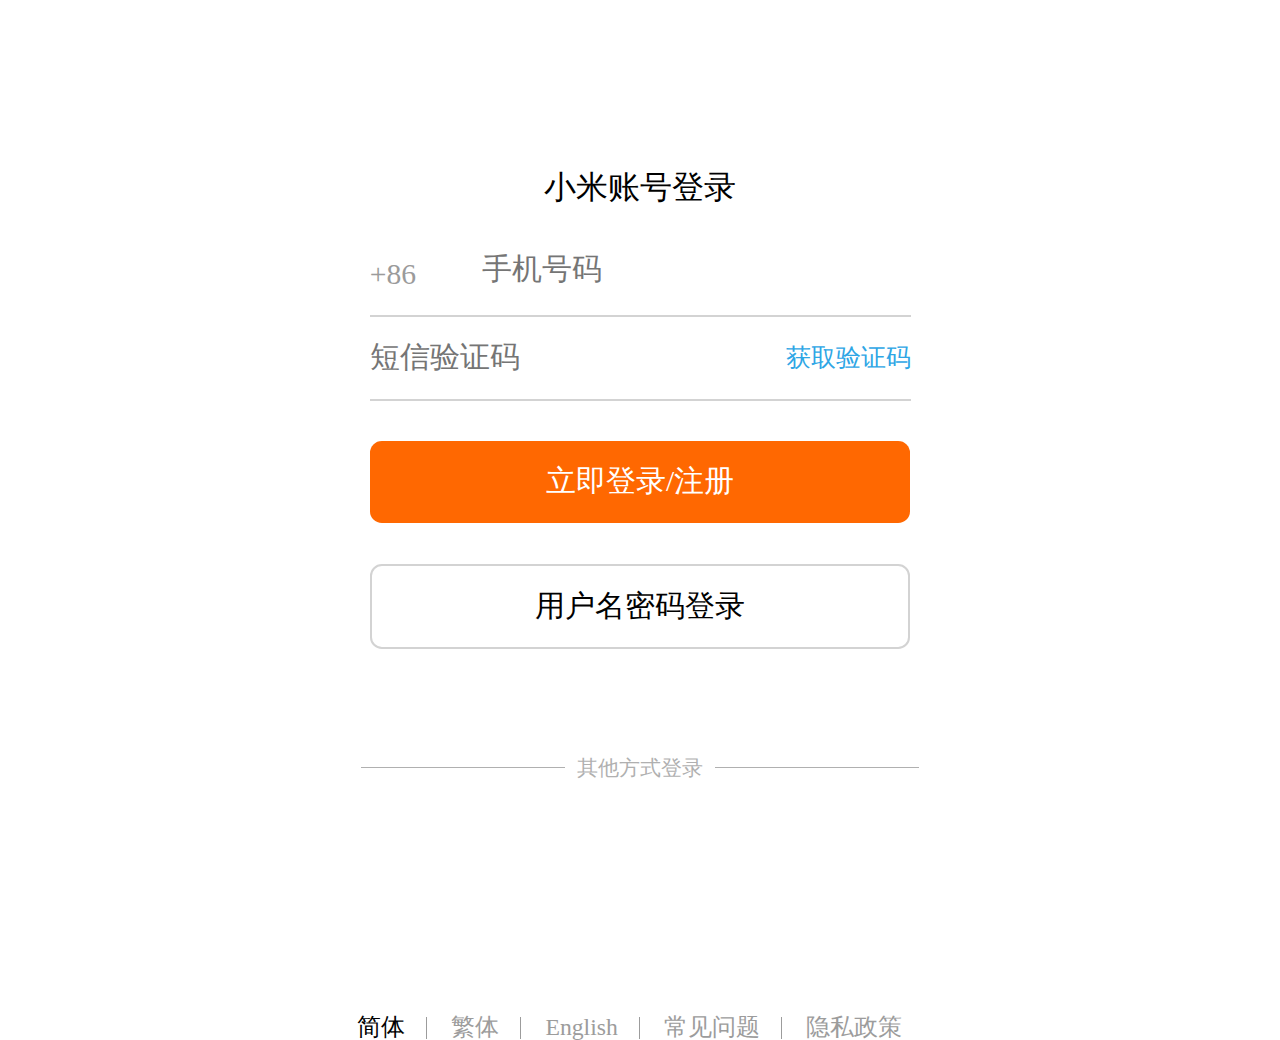
<file: denglu.html>
<!DOCTYPE html>
<html lang="zh">
<head>
	<meta charset="UTF-8">
	<meta name="viewport" content="width=device-width, initial-scale=1.0">
	<meta http-equiv="X-UA-Compatible" content="ie=edge">
	<script src="js/rem.js"></script>
	<link rel="stylesheet" type="text/css" href="css/base.css"/>
	<link rel="stylesheet" type="text/css" href="css/denglu.css"/>
	<title>登录</title>
</head>
<body>
	 <div class="root">
		 <!-- 头部开始 -->
		 <div class="head">
			 <div class="ico"></div>
			 <div class="text">小米账号登录</div>
		 </div>
		 <!-- 头部结束 -->
		 
		 <!-- 中间开始 -->
		 <div class="middle">
			 <div class="middle-top">
				 <input type="text" placeholder="手机号码">
				 <i>+86</i>
				 <span class="iconfont">&#xe60d;</span>
				 <!-- <i>手机号码</i> -->
				 
			 </div>
			 <div class="middle-bottom">
				 <input type="text" placeholder="短信验证码">
				 <span>短信验证码</span>
				 <span class="one">获取验证码</span>
			 </div>
		 </div>
		 <!-- 中间结束 -->
		 <!-- 立即登录按钮开始 -->
		 <div class="foot">
			 <h1 class="btn">立即登录/注册</h1>
		 </div>
		 <!-- 立即登录按钮结束 -->

		<!-- 用户登录按钮开始 --> 
		<div class="foot">
			<h1 class="btn1">用户名密码登录</h1>
		</div>
       <!-- 用户登录按钮结束 --> 
	   
	   <!-- 支付开始 -->
	   <div class="zhifu">
		   <div class="one">
				 <div class="line"></div>
				 <div class="text">其他方式登录</div>
				 <div class="line"></div>
				 </div>
		   <div class="two">
			   <span class="iconfont">&#xe618;</span>
			   <span class="iconfont three">&#xe63b;</span>
		   </div>

	   </div>
	   <!-- 支付结束 -->
	   <!-- 选择开始 -->
	   <ul class="select">
		   <li>简体</li>
		   <li>繁体</li>
		   <li>English</li>
		   <li>常见问题</li>
		   <li>隐私政策</li>
		   

		   
	   </ul>
	   <!-- 选择结束 -->

	 </div>
	
</body>
</html>
</file>
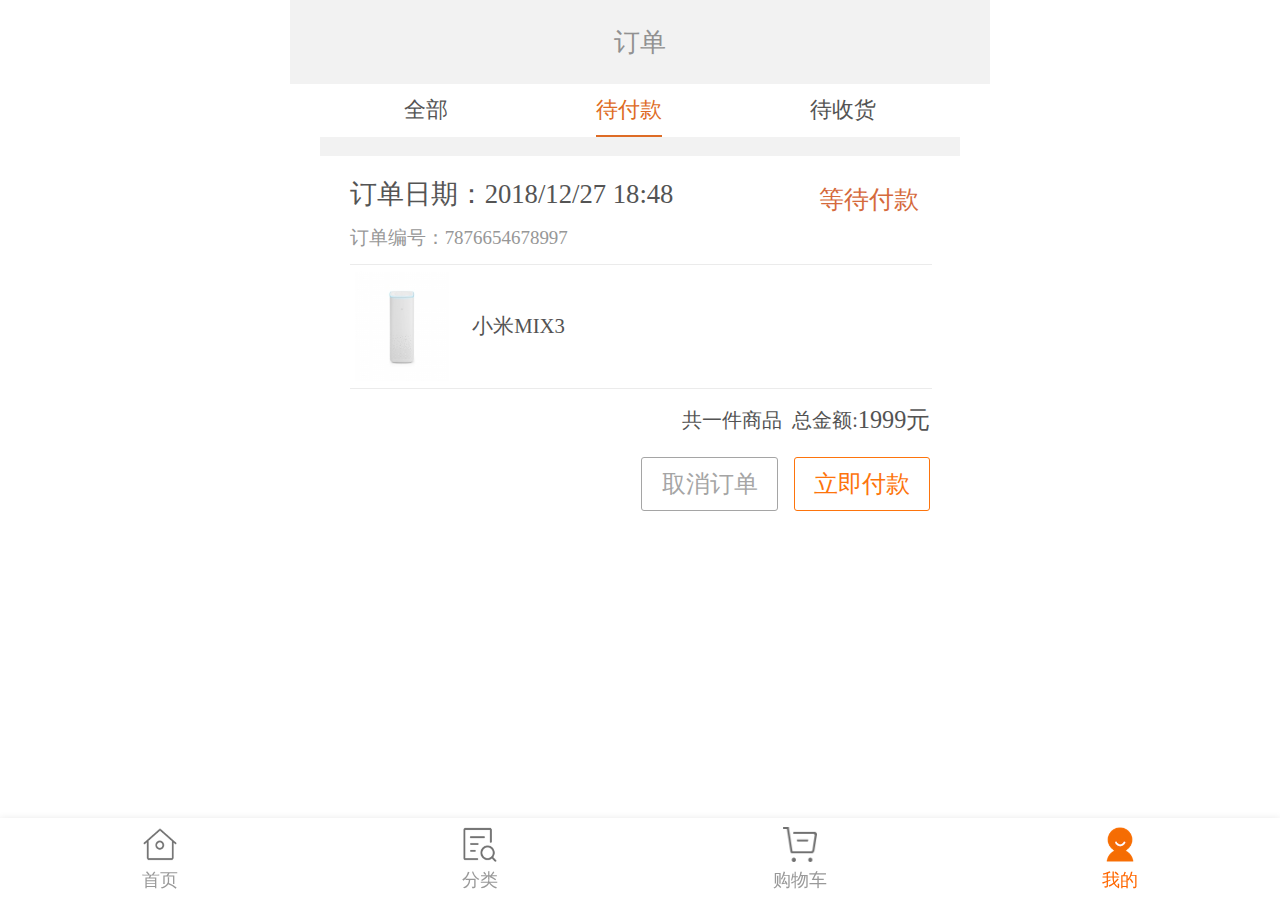
<file: dingdan.html>
<!DOCTYPE html>
<html lang="zh">
<head>
	<meta charset="UTF-8">
	<meta name="viewport" content="width=device-width, initial-scale=1.0">
	<meta http-equiv="X-UA-Compatible" content="ie=edge">
	<script src="js/rem.js"></script>
	<link rel="stylesheet" type="text/css" href="css/base.css"/>
	<link rel="stylesheet" type="text/css" href="css/head.css"/>
	<link rel="stylesheet" type="text/css" href="css/foot.css"/>
	<link rel="stylesheet" type="text/css" href="css/dingdan.css"/>
	<title>订单</title>
</head>
<body>
	<div class="root">
	<!-- 头部开始 -->
	<div class="head">
	<a href="index.html"><i class="iconfont">&#xe620;</i></a>
	<span>订单</span>
	<a href="search.html"><i class="iconfont">&#xe69b;</i></a>
	</div>
	<!-- 头部结束 -->
     <main>
    <!-- 菜单栏开始 -->
	<div class="caidan">
		<div>全部</div>
		<div class="two">待付款</div>
		<div>待收货</div>
	</div>
     <!--菜单栏结束  -->
	 
	 <!-- 空白开始 -->	
	  <div class="kongbai"></div>
     <!--空白结束  -->
	 <!-- 订单时间开始 -->
	 <div class="time">
		 <div class="time-left">
			 <div class="one">订单日期：2018/12/27&nbsp;18:48</div>
			 <div class="two">订单编号：7876654678997</div>
		 </div>
		 <div class="time-right">等待付款</div>
	 
	 </div>
	 
	 <!-- 订单时间结束 -->
	 <div class="line"></div>
	 <!-- 订单详情开始 -->
	 <div class="xiangqing">
		 <div class="one"></div>
		 <div class="two">小米MIX3</div>
	 </div>
	 <!-- 订单详情结束 -->
	 <div class="line"></div>
	 <!-- 价格开始 -->
	 <div class="price">
		 <div class="one">共一件商品&nbsp;&nbsp;总金额:</div>
		 <div class="two">1999元</div>
	 </div>
	 <!-- 价格结束 -->
	 <!-- 按钮开始 -->
	 <div class="btn">
		 <div>取消订单</div>
		 <div>立即付款</div>

	 </div>
	 <!-- 按钮结束 -->
	 </main>
	<!-- 底部开始 -->
	<div class="foot">
		<a href="index.html">
			<div class="icon0 icon1"></div>
			<div class="text1">首页</div>
		</a>
		<a href="fenlei.html">
			<div class="icon0 icon2"></div>
			<div class="text1">分类</div>
		</a>
		<a href="gouwuche.html">
			<div class="icon0 icon4"></div>
			<div class="text1">购物车</div>
		</a>
		<a href="my.html">
			<div class="icon0 icon7"></div>
			<div class="text">我的</div>
		</a>
	</div>
	<!-- 底部结束 -->
	
	</div>
</body>
</html>
</file>
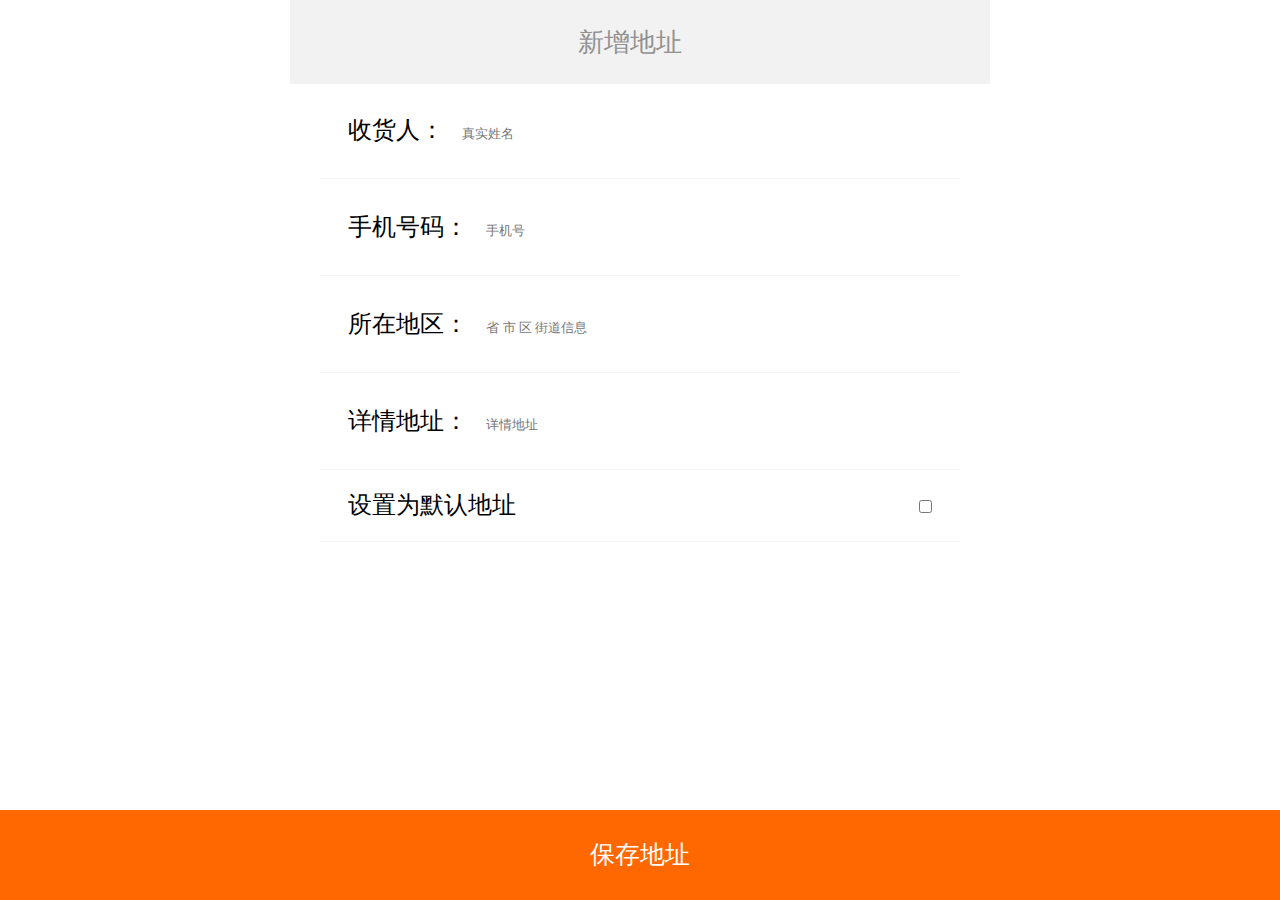
<file: newaddress.html>
<!DOCTYPE html>
<html lang="zh">
<head>
	<meta charset="UTF-8">
	<meta name="viewport" content="width=device-width, initial-scale=1.0">
	<meta http-equiv="X-UA-Compatible" content="ie=edge">
	<script src="js/rem.js"></script>
	<link rel="stylesheet" type="text/css" href="css/base.css"/>
	
	<link rel="stylesheet" type="text/css" href="css/newaddress.css"/>
	<title>新增地址</title>
</head>
<body>
	<div class="root">
	<!-- 头部开始 -->
	<div class="head">
	<a href="shouhuodizhi.html"><i class="iconfont">&#xe620;</i></a>
	<span>新增地址</span>
	</div>
	<!-- 头部结束 -->
	<main>
	<div class="shouhuoren">
		<div class="shouhuoren-left">收货人：</div>
		<div class="shouhuoren-right">
			<input type="text" placeholder="真实姓名">
		</div>
     
	</div>
		<div class="shouhuoren">
			<div class="shouhuoren-left">手机号码：</div>
			<div class="shouhuoren-right">
				<input type="text" placeholder="手机号">
			</div>
		
		</div>
		<div class="shouhuoren">
			<div class="shouhuoren-left">所在地区：</div>
			<div class="shouhuoren-right">
				<input type="text" placeholder="省&nbsp;市&nbsp;区&nbsp;街道信息">
			</div>
		
		</div>
		<div class="shouhuoren">
			<div class="shouhuoren-left">详情地址：</div>
			<div class="shouhuoren-right">
				<input type="text" placeholder="详情地址">
			</div>
		
		</div>
		<div class="dizhi">
			<div class="dizhi-left">设置为默认地址</div>
			<div class="dizhi-right">
				<input type="checkbox">
			</div>
		
		</div>
	</main>
	<!-- 底部开始 -->
		<div class="foot">保存地址</div>
		<!-- 底部结束 -->
	</div>
</body>
</html>
</file>
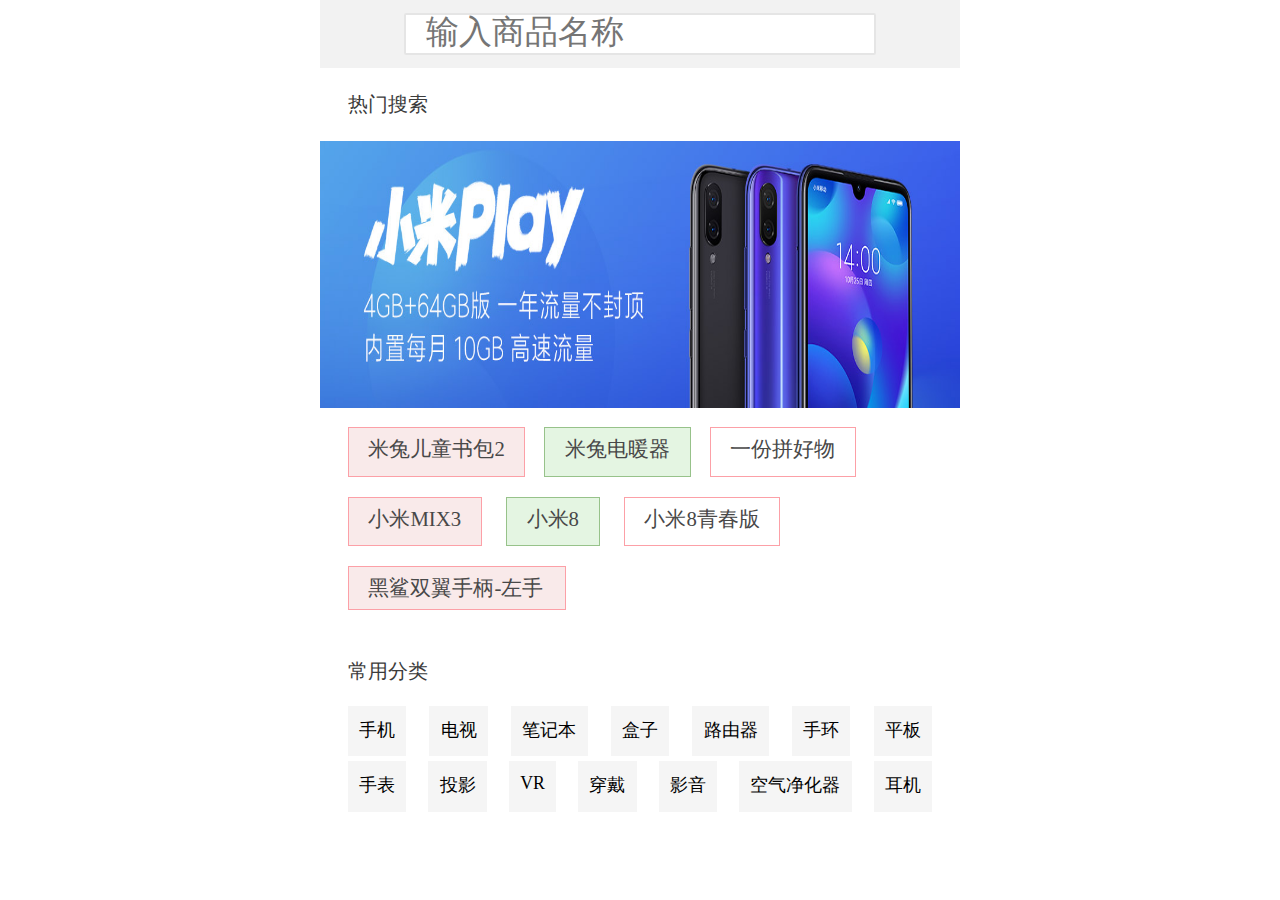
<file: search.html>
<!DOCTYPE html>
<html lang="zh">
<head>
	<meta charset="UTF-8">
	<meta name="viewport" content="width=device-width, initial-scale=1.0">
	<meta http-equiv="X-UA-Compatible" content="ie=edge">
	<script src="js/rem.js"></script>
	<link rel="stylesheet" type="text/css" href="css/base.css"/>
	<link rel="stylesheet" type="text/css" href="css/search.css"/>
	<title>搜索</title>
</head>
<body>
	<div class="root">
		<!-- 头部开始 -->
		<div class="head">
			<a href="fenlei.html"><div class="iconfont one">&#xe620;</div></a>
			<div class="input-text">
				<input type="text">
				<span>输入商品名称</span>
			</div>
			<div class="iconfont two">&#xe69b;</div>
		</div>
		<!-- 头部结束 -->
		<!-- 热门搜索开始 -->
		<div class="hot">热门搜索</div>
		<!-- 热门搜索结束 -->
		<!-- 图片开始 -->
		<div class="tupian"><img src="img/2e6cddab12684985615fadb2f578c9a5.jpeg" ></div>
		<!-- 图片结束 -->
		<!-- 特色开始 -->
		<div class="special">
			<ul class="yipai">
				<li class="yipai-one">米兔儿童书包2</li>
				<li class="yipai-two">米兔电暖器</li>
				<li class="yipai-three">一份拼好物</li>
			</ul>
			<ul class="yipai2">
				<li class="yipai-one">小米MIX3</li>
				<li class="yipai-two">小米8</li>
				<li class="yipai-three">小米8青春版</li>
			</ul>
			
			<ul class="yipai3">
				<li class="yipai-one">黑鲨双翼手柄-左手</li>
			</ul>
		</div>
		<!-- 特色结束 -->
		<!-- 常用分类开始 -->
		<div class="often">常用分类</div>
		<!-- 常用分类结束 -->
		<!-- 搜索分类开始 -->
		<div class="fenlei">
			<div class="top">
			<div>手机</div>
			<div>电视</div>
			<div>笔记本</div>
			<div>盒子</div>
			<div>路由器</div>
			<div>手环</div>
			<div>平板</div>
			</div>
			<div class="top">
			<div>手表</div>
			<div>投影</div>
			<div>VR</div>
			<div>穿戴</div>
			<div>影音</div>
			<div>空气净化器</div>
			<div>耳机</div>
			</div>
			
			
			
			
		</div>
		<!-- 搜索分类结束 -->
	</div>
</body>
</html>
</file>
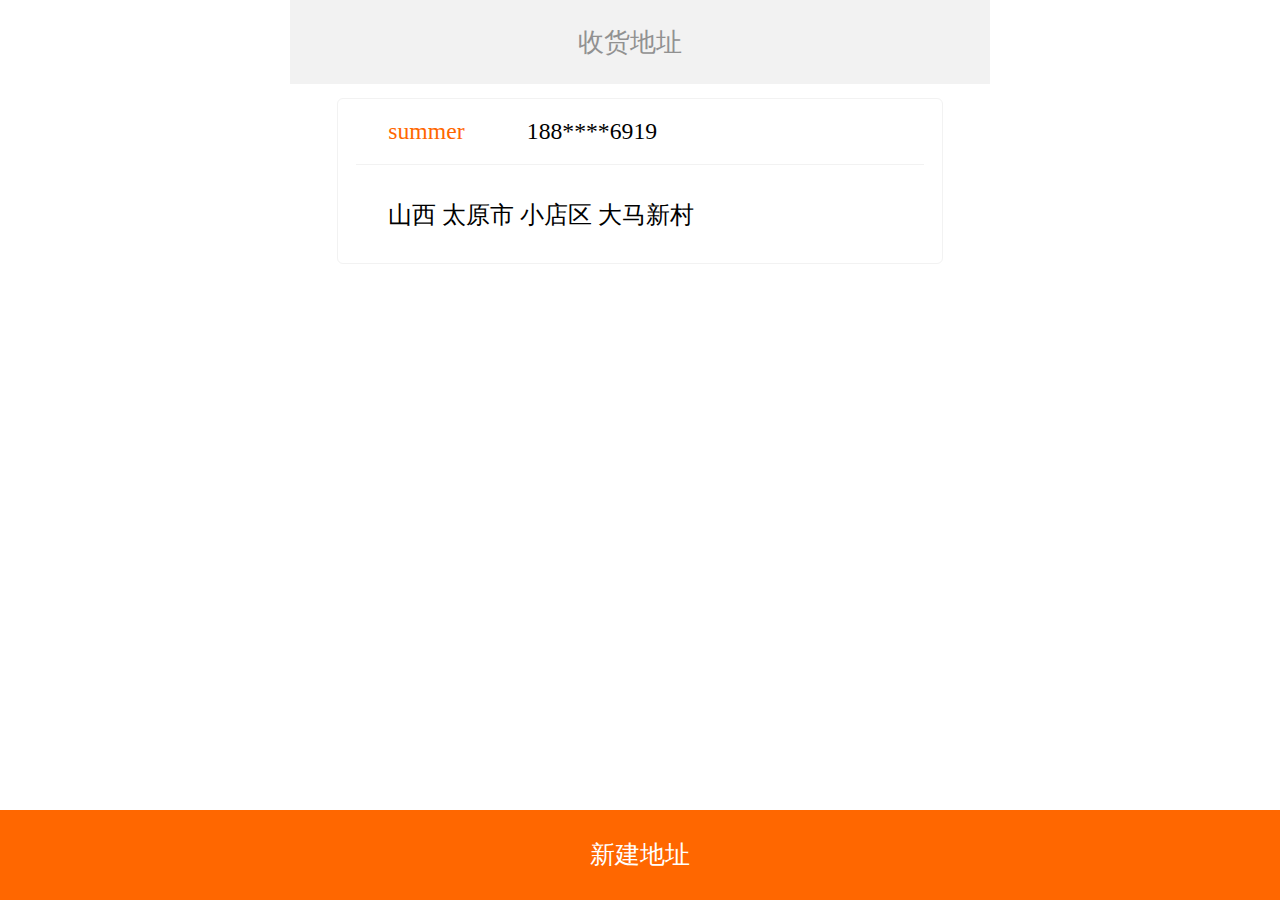
<file: shouhuodizhi.html>
<!DOCTYPE html>
<html lang="zh">
	<head>
		<meta charset="UTF-8">
		<meta name="viewport" content="width=device-width, initial-scale=1.0">
		<meta http-equiv="X-UA-Compatible" content="ie=edge">
		<script src="js/rem.js"></script>
		<link rel="stylesheet" type="text/css" href="css/base.css" />
		<link rel="stylesheet" type="text/css" href="css/shouhuodizhi.css" />
		<title>收货地址</title>
	</head>
	<body>
		<div class="root">
			<!-- 头部开始 -->
			<div class="head">
				<a href="zhifu.html"><i class="iconfont">&#xe620;</i></a>
				<span>收货地址</span>
			</div>
			<!-- 头部结束 -->
			<main>
				<div class="middle-big">
					<div class="middle-big-top">
						<span style="color: #FF6700;">summer</span>
						<span>188****6919</span>
					</div>
					<div class="middle-big-bottom">
						<span>山西&nbsp;太原市&nbsp;小店区&nbsp;大马新村</span>
						<span class="iconfont" style="color: #acacac;">&#xe60d;</span>
					</div>

				</div>
			</main>
			<!-- 底部开始 -->
			<a href="newaddress.html"><div class="foot">新建地址</div></a>
			<!-- 底部结束 -->
		</div>
	</body>
</html>
</file>
<file: css/base.css>
*{
	padding: 0;
	margin: 0;
	font-family: "微软雅黑","平方";
	font-style: normal;
  font-weight: normal;
	
}

ul,li{
	list-style: none;
}
a{
	text-decoration: none;
	outline: none;
	color: #919191;
}
.iconfont{
	font-family: "iconfont";
}
@font-face {
  font-family: 'iconfont';  /* project id 976850 */
  src: url('//at.alicdn.com/t/font_976850_hmh8p21lg3l.eot');
  src: url('//at.alicdn.com/t/font_976850_hmh8p21lg3l.eot?#iefix') format('embedded-opentype'),
  url('//at.alicdn.com/t/font_976850_hmh8p21lg3l.woff') format('woff'),
  url('//at.alicdn.com/t/font_976850_hmh8p21lg3l.ttf') format('truetype'),
  url('//at.alicdn.com/t/font_976850_hmh8p21lg3l.svg#iconfont') format('svg');
}
.root{
	max-width: 640px;
	height: 100vh;
	margin: 0 auto;
	
	/* overflow: hidden; */
}
</file>
<file: css/denglu.css>
.head{
	width: 100%;
	height: 3.93rem;
    display: flex;
	flex-direction: column;
	align-items: center;
}
.head .ico{
	width: 1.4rem;
	height: 1.4rem;
	margin: 1.01rem 0 0.6rem 0;
	background: url(https://account.xiaomi.com/static/res/11eb7d1/account-static/respassport/acc-2014/img/2018/milogo.png) no-repeat center center/100% 100%;
}
.head .text{
	font-size: 0.54rem;
	margin-bottom: 0.38rem;
}




.middle{
	height: 2.77rem;
	padding: 0 0.84rem;
	box-sizing: border-box;

	font-size: 0.5rem;
	line-height: 1.385rem;
	color: #9b9b9b;
}
.middle-top input{
	width: 7rem;
	height: 50%;
	position: absolute;
	top: 0.28rem;
	left: 1.9rem;
	font-size: 0.5rem;
	line-height: 1.385rem;
	color: #9b9b9b;
	border: none;
	outline: none;
	caret-color:#7e00ff;

}
.middle-top{
	width: 9.13rem;
	height: 50%;
	border-bottom: 2px solid #d3d3d3;
	position: relative;
}

.middle-top span{
	padding: 0 0.6rem 0 0.1rem;
}
.middle-bottom{
	width: 9.13rem;
	height: 50%;
	border-bottom: 2px solid #d3d3d3;
	display: flex;
	justify-content: space-between;
    position: relative;
}
.middle-bottom input{
	width: 6.24rem;
	height: 1rem;
	position: absolute;
	top: 0.18rem;
	left: 0rem;
	font-size: 0.5rem;
	line-height: 1.385rem;
	color: #9b9b9b;
	border: none;
	outline: none;
	caret-color:#7e00ff;
}
.middle-bottom .one{
	font-size: 0.42rem;
	color:#2ea6e5;
}


.foot{
	height: 2.13rem;
	width: 100%;
	
	padding: 0 0.84rem;
	box-sizing: border-box;

	display: flex;
	align-items: flex-end;
}
.foot .btn{
	height: 1.38rem;
	width: 9.13rem;
	background:#ff6801;
	border-radius: 0.2rem;
	color: #fff;
	font-size: 0.5rem;
	text-align: center;
	line-height: 1.38rem;
}
.foot .btn1{
	height: 1.38rem;
	width: 9.13rem;
	border-radius: 0.2rem;
	color: #000;
	font-size: 0.5rem;
	text-align: center;
	line-height: 1.38rem;
	border: 2px solid #D3D3D3;
}
.zhifu{
	width: 100%;
	height: 6.21rem;
	box-sizing: border-box;
	font-size: 0.35rem;
	color: #b0b0b0;
	overflow: hidden;
	text-align: center;
}

.zhifu .one{
	margin-top: 1.76rem;
	display: flex;
	justify-content: center;
	align-items: center;
}
.zhifu .one .line{
	height: 0.01rem;
	width: 3.45rem;
	background:#b0b0b0;
}
.zhifu .one .text{
	padding: 0 0.2rem;
	font-size: 0.35rem;
}
.zhifu .two{
	margin-top: 0.68rem;
	font-size: 0.69rem;

}
.zhifu .two span:first-child{
	color:#ec9190;
}
.zhifu .three{
	margin-left: 0.7rem;
	color:#6bb7eb;
}
.select{
	height: 0.37rem;
	width: 100%;
	
	padding: 0 0.63rem;
	box-sizing: border-box;
	font-size: 0.4rem;
	color: #9c9c9c;
	line-height: 0.37rem;
	display: flex;
	justify-content: space-between;
	text-align: center;
}
.select li{
	border-right: 0.02px solid #9c9c9c;
	padding-right:0.35rem;
}
.select li:first-child{
	color: #000;
}
.select li:last-child{
	border-right: 0;
}
</file>
<file: css/head.css>
main{
	padding: 1.38rem 0 1.4rem 0;
}
.head{
	/* width: 100%; */
	height: 1.42rem;
	background: #f2f2f2;
	max-width: 640px;
	position: fixed;
	top:0;
	left: 0;
	right: 0;
	margin-left: auto;
	margin-right: auto;
	display: flex;
	justify-content: space-between;
	align-items: center;
	padding: 0 0.5rem;
	color: #919191;
}
.head span{
	font-size: 0.44rem;
}
.head i,a{
	font-size: 0.58rem;
}
</file>
<file: css/foot.css>
.foot{
	width: 100%;
	height: 1.4rem;
	position: fixed;
	left: 0;
	bottom: -1px;
	box-shadow: 0 0.03rem 0.14rem 0.02rem rgba(0,0,0,.12);
	display: flex;
	justify-content: flex-start;
	z-index: 999;
	background: #fff;
}
.foot a{
	height: 100%;
	width: 25%;
	
	display: flex;
	flex-direction: column;
	align-items: center;
	justify-content: center;
	
}

.icon0{
	width: 0.58rem;
	height: 0.58rem;
}
/* 首页选中 */
  .icon{
	
	 background: url([data-uri]) no-repeat center center/100% 100%;
 }
 /* 首页未选中 */
 .icon1{
 	
 	background: url([data-uri]) no-repeat center center/100% 100%;
 }
 /* 分类未选中 */
 .icon2{
 
 background: url([data-uri]) no-repeat center center/100% 100%;}
 /* 分类选中 */
 .icon3{
 
 background: url([data-uri]) no-repeat center center/100% 100%;}
 /* 购物车未选中 */
 .icon4{
 
 background: url([data-uri]) no-repeat center center/100% 100%;}
 /* 购物车选中 */
 .icon5{
 
 background: url([data-uri]) no-repeat center center/100% 100%;}
 /* 我的未选中 */
 .icon6{
 
 background: url([data-uri]) no-repeat center center/100% 100%;}
 /* 我的选中 */
 .icon7{
 
 background: url([data-uri]) no-repeat center center/100% 100%;}
 a .text{
	 font-size: 0.3rem;
	 margin-top: 0.1rem;
	 color: #ff6700;
 }
 a .text1{
 	font-size: 0.3rem;
 	margin-top: 0.1rem;
 	color: #999
 }
</file>
<file: css/dingdan.css>
.caidan{
	width: 100%;
	height: 0.94rem;
	background: #fff;
	font-size: 0.37rem;
	color: #545454;
	text-align: center;
	line-height: 0.94rem;
	display: flex;
	justify-content: center;
}
.caidan .two{
	margin: 0 2.5rem;
	border-bottom: 2px solid #de6c26;
	color: #de6c26;
}
.kongbai{
	width: 100%;
	height: 0.32rem;
	background: #f2f2f2;
}
.time{
	height: 1.82rem;
	width: 100%;
	
	padding: 0 0.5rem;
	box-sizing: border-box;
	display: flex;
	
}
	
.time-left{
height: 100%;
width: 7.93rem;

}
.time-left .one{
font-size: 0.45rem;
color: #545454;
margin-top: 0.33rem;
}
.time-left .two{
font-size: 0.32rem;
color: #979797;
margin-top: 0.22rem;
}
.time-right{
	height: 100%;
	width: 1.89rem;
	padding: 0.44rem 0 0.85rem 0;
	box-sizing: border-box;
	font-size: 0.43rem;
	color: #d56a3c;
	
}
.line{
	width: 9.83rem;
	height: 1px;
	background: #EBEBEB;
	margin-left: 0.5rem;
	
}
.xiangqing{
	height: 2.07rem;
	width:100%;
	padding: 0 0.5rem;
	box-sizing: border-box;
	display: flex;
}
.xiangqing .one{
	width: 1.77rem;
	height: 100%;
	background: url(../img/collocation1.jpg) no-repeat center center/90% 90%;

}
.xiangqing .two{
	text-align: center;
	
	line-height: 2.07rem;
    font-size: 0.35rem;
	color: #535353;
	margin-left: 0.3rem;
}
.price{
	width: 100%;
	height: 1.15rem;
	padding: 0 0.5rem;
	box-sizing: border-box;
	text-align: center;
	line-height: 1.06rem;
	display: flex;
	justify-content: flex-end;
}
.price .one{
	font-size: 0.34rem;
	color:#535353 ;
	
}
.price .two{
	font-size: 0.41rem;
	color:#535353 ;
	
}
.btn{
	width: 100%;
	height: 1rem;
	padding: 0 0.5rem;
	box-sizing: border-box;
	display: flex;
	justify-content: flex-end;
}
.btn div{
	width: 2.27rem;
	height: 0.88rem;
	font-size: 0.41rem;
	text-align: center;
	line-height: 0.88rem;
	border-radius: 3px;
}
.btn div:first-child{
	color: #a5a5a5;
	border: 1px solid #a5a5a5;
}
.btn div:last-child{
	color: #fd740c;
	border: 1px solid #fd740c;
	margin-left: 0.27rem;
}
</file>
<file: css/newaddress.css>
main{
	padding: 1.38rem 0 1.4rem 0;
}
.head{
	/* width: 100%; */
	height: 1.42rem;
	background: #f2f2f2;
	max-width: 640px;
	position: fixed;
	top:0;
	left: 0;
	right: 0;
	margin-left: auto;
	margin-right: auto;
	display: flex;
	/* justify-content: space-between; */
	align-items: center;
	padding: 0 0.5rem;
	color: #919191;
}
.head span{
	font-size: 0.44rem;
	margin-left: 3.91rem;
}
.head i,a{
	font-size: 0.58rem;
}
.foot{
	width: 100%;
	height: 1.52rem;
	position: fixed;
	bottom: 0;
	left: 0;
	background: #FF6700;
	color: #fff;
	font-size: 0.42rem;
	text-align: center;
	line-height: 1.52rem;
}
.shouhuoren{
	width: 100%;
	height: 1.64rem;
	background: #fff;
	border-bottom: 1px solid #f6f6f6;
	display: flex;
	font-size: 0.4rem;
    line-height: 1.64rem;
	text-align: center;
	padding-left:0.48rem;
	box-sizing: border-box;
}
.shouhuoren-right input{
	outline: none;
	border: none;
	margin-left: 0.3rem;
}
.dizhi{
	width: 100%;
	height: 1.21rem;
	background: #fff;
	border-bottom: 1px solid #f6f6f6;
    font-size: 0.4rem;
    line-height: 1.21rem;
	text-align: center;
	padding:0 0.48rem;
	box-sizing: border-box;
	display: flex;
	justify-content: space-between;
}
</file>
<file: css/search.css>
.head{
	height: 1.15rem;
	width: 100%;
	background: #f2f2f2;
	padding: 0 0.47rem;
	box-sizing: border-box;
	display: flex;
	align-items: center;
	justify-content: space-between;
	font-size: 0.56rem;
	color: #757575;
}
.input-text{
	height: 0.64rem;
	width: 7.9rem;
	border: 2px solid #e5e5e5;
	border-radius: 0.04rem;
	position: relative;
	
}
.input-text span{
	position: absolute;
	top: -0.08rem;
	left: 0.34rem;
}
input{
	height: 0.64rem;
	width: 7.9rem;
	position: absolute;
	top: 0;
	left: 0;
	border: none;
	outline: none;
	padding-left: 0.34rem;
	box-sizing: border-box;
	font-size: 0.56rem;
}
.hot{
	height: 1.23rem;
	width: 100%;
	padding: 0 0.47rem;
	box-sizing: border-box;

	font-size: 0.34rem;
	line-height: 1.23rem;
	color: #3c3c3c;
}
.tupian{
	height:4.5rem ;
	width: 100%;
}
.tupian img{
	width: 100%;
	height: 100%;
}
.special{
	height: 3.52rem;
	width: 100%;
	padding: 0 0.47rem;
	box-sizing: border-box;
	/* background: red; */
	overflow: hidden;
	font-size: 0.35rem;
	color: #757575;
}
.special .yipai{
	width: 8.57rem;
	height: 0.84rem;
	margin-top: 0.33rem;
	display: flex;
	justify-content: space-between;
	text-align: center;
}
.special li{
	border: 1px solid rgb(252, 160, 167);
	padding: 0.12rem 0.33rem;
	color: rgb(72, 72, 72);
}
 .special .yipai-one{
	border-color: rgb(252, 160, 167);
    background: rgb(249, 234, 234);
}
 .special .yipai-two{
	border-color: rgb(151, 194, 138);
    background: rgb(228, 245, 226);
}
.special .yipai2{
	width: 7.3rem;
	height: 0.84rem;
	margin-top: 0.33rem;
	display: flex;
	justify-content: space-between;
	text-align: center;
}
.special .yipai3{
	width: 3.68rem;
	height: 0.84rem;
	margin-top: 0.33rem;
}
.often{
	height: 1.51rem;
	width: 100%;
	padding: 0.71rem 0  0.47rem 0.47rem;
	box-sizing: border-box;
	font-size: 0.34rem;
	color: #3c3c3c;
}
.fenlei{
	height: 1.79rem;
	width: 100%;
	padding: 0  0.47rem ;
	box-sizing: border-box;
    display: flex;
	flex-direction: column;
    justify-content: space-between;
	font-size: 0.3rem;
	
}
.fenlei .top {
	height: 0.85rem;
	display: flex;
	justify-content: space-between;

}
.fenlei .top div{
	padding: 0.2rem 0.19rem;
	background: #f5f5f5;
}
</file>
<file: css/shouhuodizhi.css>
main{
	padding: 1.38rem 0 1.4rem 0;
}
.head{
	/* width: 100%; */
	height: 1.42rem;
	background: #f2f2f2;
	max-width: 640px;
	position: fixed;
	top:0;
	left: 0;
	right: 0;
	margin-left: auto;
	margin-right: auto;
	display: flex;
	/* justify-content: space-between; */
	align-items: center;
	padding: 0 0.5rem;
	color: #919191;
}
.head span{
	font-size: 0.44rem;
	margin-left: 3.91rem;
}
.head i,a{
	font-size: 0.58rem;
}
.foot{
	width: 100%;
	height: 1.52rem;
	position: fixed;
	bottom: 0;
	left: 0;
	background: #FF6700;
	color: #fff;
	font-size: 0.42rem;
	text-align: center;
	line-height: 1.52rem;
}
.middle-big{
	width: 10.21rem;
	height: 2.8rem;
	margin: 0 auto;
	margin-top: 0.28rem;
	border-radius: 0.1rem;
	border: 1px solid #f2f2f2;
	padding: 0 0.3rem;
	box-sizing: border-box;
}
.middle-big-top{
	width: 100%;
	height: 1.1rem;
	border-bottom: 1px solid #F2F2F2;
	padding: 0 0.54rem;
	box-sizing: border-box;
	/* text-align: center; */
	line-height: 1.1rem;
	font-size: 0.4rem;
}
.middle-big-top span:last-child{
	margin-left: 0.95rem;
}
.middle-big-bottom{
	width: 100%;
	height: 1.7rem;
	padding: 0 0.54rem;
	box-sizing: border-box;
	/* text-align: center; */
	line-height: 1.7rem;
	font-size: 0.4rem;
	display: flex;
	justify-content: space-between;
}
</file>
